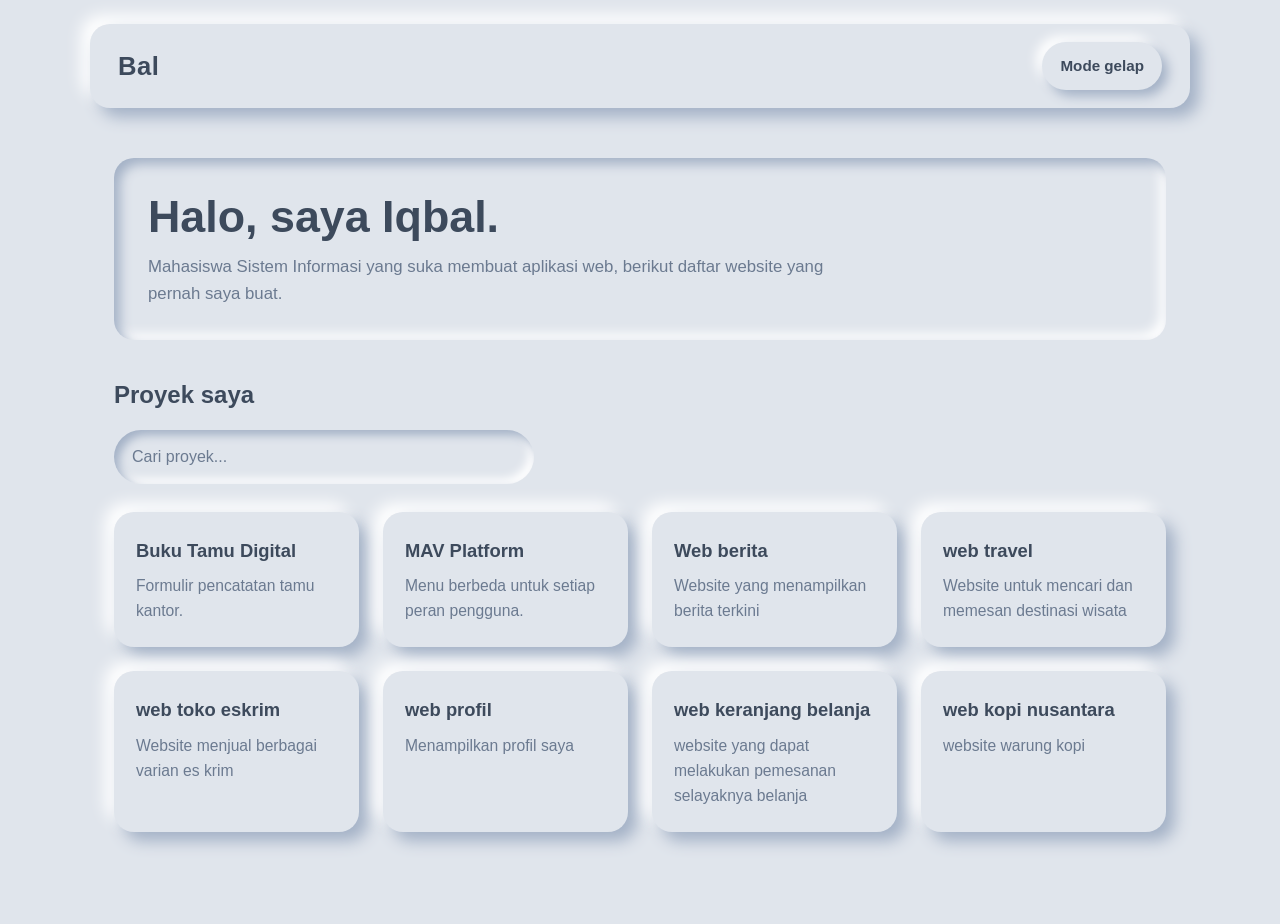
<file: index.html>
<!DOCTYPE html>
<html lang="id">

<head>
    <meta charset="UTF-8">
    <meta name="viewport" content="width=device-width, initial-scale=1">
    <title>Portofolio Iqbal</title>
    <!-- Menghubungkan file CSS -->
    <link rel="stylesheet" href="style.css">
</head>

<body>
    <!-- ===== Bagian atas ===== -->
    <header class="header">
        <h2 class="logo">Bal</h2>
        <button id="tombol-tema">Mode gelap</button>
    </header>
    <main class="isi">
        <!-- ===== Perkenalan ===== -->
        <section class="perkenalan">
            <h1>Halo, saya Iqbal.</h1>
            <p>Mahasiswa Sistem Informasi yang suka membuat aplikasi web, berikut daftar website yang pernah saya buat.</p>
        </section>
        <!-- ===== Daftar proyek ===== -->
        <h2>Proyek saya</h2>
        <!-- Kotak pencarian (dipakai oleh script.js) -->
        <input type="text" id="cari" placeholder="Cari proyek...">
        <section class="daftar-proyek">
            <!-- Satu kartu = satu proyek.
href mengarah ke index.html di dalam folder proyek tersebut. -->
            <a class="kartu" href="buku-tamu-digital/index.html">
                <h3>Buku Tamu Digital</h3>
                <p>Formulir pencatatan tamu kantor.</p>
            </a>
            <a class="kartu" href="mav-platform/index.html">
                <h3>MAV Platform</h3>
                <p>Menu berbeda untuk setiap peran pengguna.</p>
            </a>

            <a class="kartu" href="web-berita/index.html">
                <h3>Web berita</h3>
                <p>Website yang menampilkan berita terkini </p>
            </a>

            <a class="kartu" href="web-travel/index.html">
                <h3>web travel</h3>
                <p>Website untuk mencari dan memesan destinasi wisata</p>
            </a>

            <a class="kartu" href="web-eskrim/index.html">
                <h3>web toko eskrim</h3>
                <p>Website menjual berbagai varian es krim</p>
            </a>

            <a class="kartu" href="web-portofolio/indexx.html">
                <h3>web profil</h3>
                <p>Menampilkan profil saya</p>
            </a>

            <a class="kartu" href="web-kernjang belanja/index.html">
                <h3>web keranjang belanja</h3>
                <p>website yang dapat melakukan pemesanan selayaknya belanja</p>
            </a>

            <a class="kartu" href="web-kopi/index.html">
                <h3>web kopi nusantara</h3>
                <p>website warung kopi</p>
            </a>
            <!-- Mau menambah proyek? Salin satu blok <a class="kartu"> di atas,
lalu ubah href, judul, dan deskripsinya. -->
        </section>
        <p id="pesan-kosong" class="pesan-kosong">Proyek tidak ditemukan.</p>
    </main>
    <!-- Menghubungkan file JavaScript (letakkan paling bawah) -->
    <script src="script.js"></script>
</body>

</html>
</file>
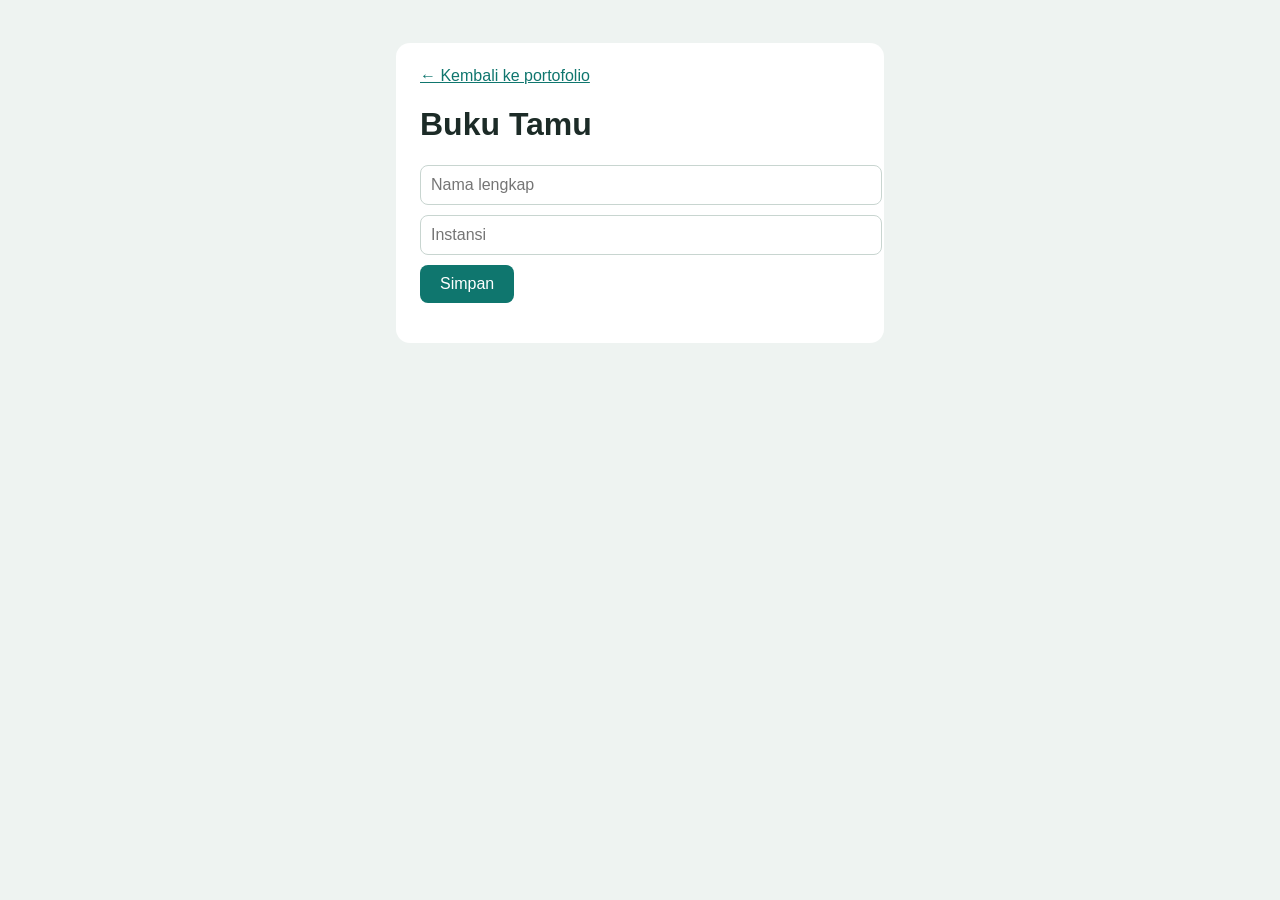
<file: buku-tamu-digital/index.html>
<!DOCTYPE html>
<html lang="id">

<head>
    <meta charset="UTF-8">
    ￼
    <meta name="viewport" content="width=device-width, initial-scale=1">
    <title>Buku Tamu Digital</title>
    <link rel="stylesheet" href="style.css">
</head>

<body>
    <div class="kotak">
        <!-- ../ artinya "naik satu folder", lalu buka index.html utama -->
        <a href="../porto.html">&larr; Kembali ke portofolio</a>
        <h1>Buku Tamu</h1>
        <input id="nama" placeholder="Nama lengkap">
        <input id="instansi" placeholder="Instansi">
        <button id="simpan">Simpan</button>
        <ul id="daftar"></ul>
    </div>
    <script src="script.js"></script>
</body>

</html>
</file>
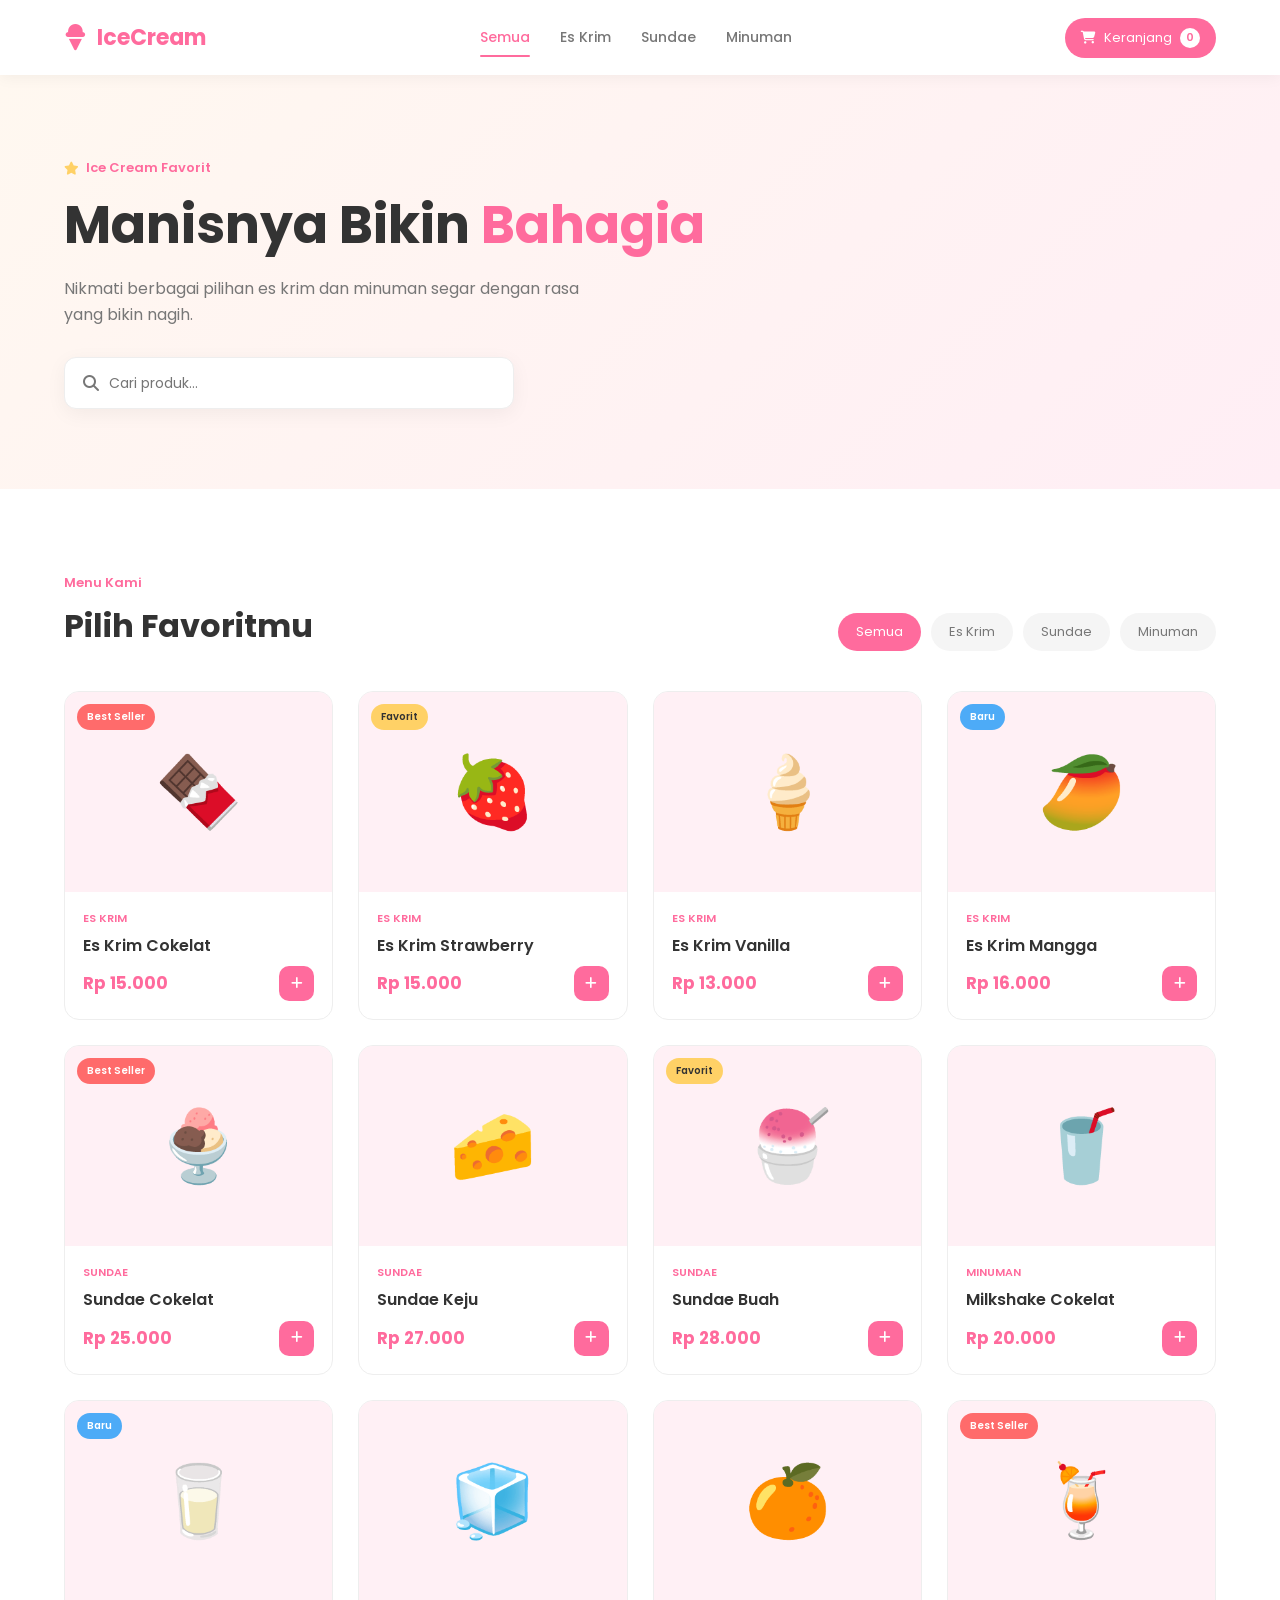
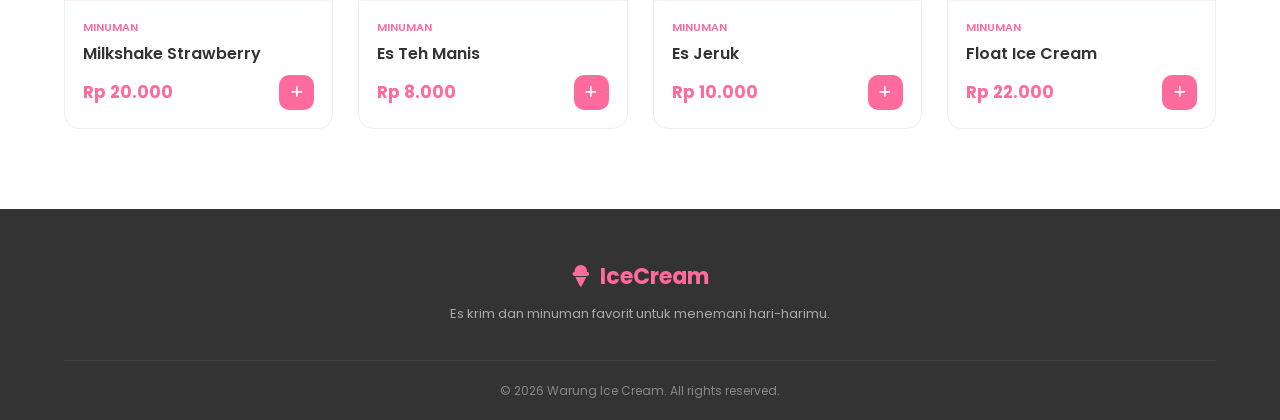
<file: web-eskrim/index.html>
<!DOCTYPE html>
<html lang="id">
<head>
    <meta charset="UTF-8">
    <meta name="viewport" content="width=device-width, initial-scale=1.0">

    <title>Warung Ice Cream</title>
    <script src="https://code.jquery.com/jquery-3.7.1.min.js"></script>
    <link
        rel="stylesheet"
        href="https://cdnjs.cloudflare.com/ajax/libs/font-awesome/6.4.0/css/all.min.css"
    >
    <link
        href="https://fonts.googleapis.com/css2?family=Poppins:wght@400;500;600;700&display=swap"
        rel="stylesheet"
    >
    <link rel="stylesheet" href="style.css">
</head>

<body>
    <nav class="navbar">
        <div class="container navbar-content">

            <div class="logo">
                <i class="fas fa-ice-cream"></i>
                <span>IceCream</span>
            </div>

            <div class="nav-menu">
                <a href="#" class="nav-link active" data-filter="all">
                    Semua
                </a>

                <a href="#" class="nav-link" data-filter="es-krim">
                    Es Krim
                </a>

                <a href="#" class="nav-link" data-filter="sundae">
                    Sundae
                </a>

                <a href="#" class="nav-link" data-filter="minuman">
                    Minuman
                </a>
            </div>

            <button class="cart-btn" id="openCart">
                <i class="fas fa-shopping-cart"></i>
                <span>Keranjang</span>
                <span class="cart-count">0</span>
            </button>

            <button class="hamburger" id="hamburger">
                <i class="fas fa-bars"></i>
            </button>

        </div>
    </nav>

    <section class="hero">
        <div class="container hero-content">

            <div class="hero-text">
                <span class="hero-label">
                    <i class="fas fa-star"></i>
                    Ice Cream Favorit
                </span>

                <h1>
                    Manisnya Bikin
                    <span>Bahagia</span>
                </h1>

                <p>
                    Nikmati berbagai pilihan es krim dan minuman
                    segar dengan rasa yang bikin nagih.
                </p>

                <div class="search-box">
                    <i class="fas fa-search"></i>

                    <input
                        type="text"
                        id="searchProduk"
                        placeholder="Cari produk..."
                    >
                </div>
            </div>

        </div>
    </section>

    <section class="produk-section">
        <div class="container">

            <div class="section-header">
                <div>
                    <span class="section-label">Menu Kami</span>
                    <h2>Pilih Favoritmu</h2>
                </div>

                <div class="filter-buttons">
                    <button
                        class="filter-btn active"
                        data-cat="all"
                    >
                        Semua
                    </button>

                    <button
                        class="filter-btn"
                        data-cat="es-krim"
                    >
                        Es Krim
                    </button>

                    <button
                        class="filter-btn"
                        data-cat="sundae"
                    >
                        Sundae
                    </button>

                    <button
                        class="filter-btn"
                        data-cat="minuman"
                    >
                        Minuman
                    </button>
                </div>
            </div>

            <div id="produkGrid" class="produk-grid">
            </div>

        </div>
    </section>

    <div class="cart-overlay" id="cartOverlay"></div>

    <aside class="cart-sidebar" id="cartSidebar">

        <div class="cart-header">
            <div>
                <h3>Keranjang</h3>
                <span>Pesanan kamu</span>
            </div>

            <button id="closeCart" class="close-cart">
                <i class="fas fa-times"></i>
            </button>
        </div>

        <div id="cartItems" class="cart-items">
        </div>

        <div class="cart-footer">

            <div class="cart-total">
                <span>Total</span>
                <strong id="cartTotal">
                    Rp 0
                </strong>
            </div>

            <button id="checkoutBtn" class="checkout-btn">
                <span>Checkout</span>
                <i class="fas fa-arrow-right"></i>
            </button>

        </div>

    </aside>

    <div class="toast" id="toast">
        <i class="fas fa-check-circle"></i>
        <span id="toastMessage"></span>
    </div>

    <footer class="footer">
        <div class="container">

            <div class="footer-content">

                <div class="footer-logo">
                    <i class="fas fa-ice-cream"></i>
                    <span>IceCream</span>
                </div>

                <p>
                    Es krim dan minuman favorit untuk
                    menemani hari-harimu.
                </p>

            </div>

            <div class="footer-bottom">
                <p>
                    &copy; 2026 Warung Ice Cream.
                    All rights reserved.
                </p>
            </div>

        </div>
    </footer>

    <script src="script.js"></script>

</body>
</html>
</file>
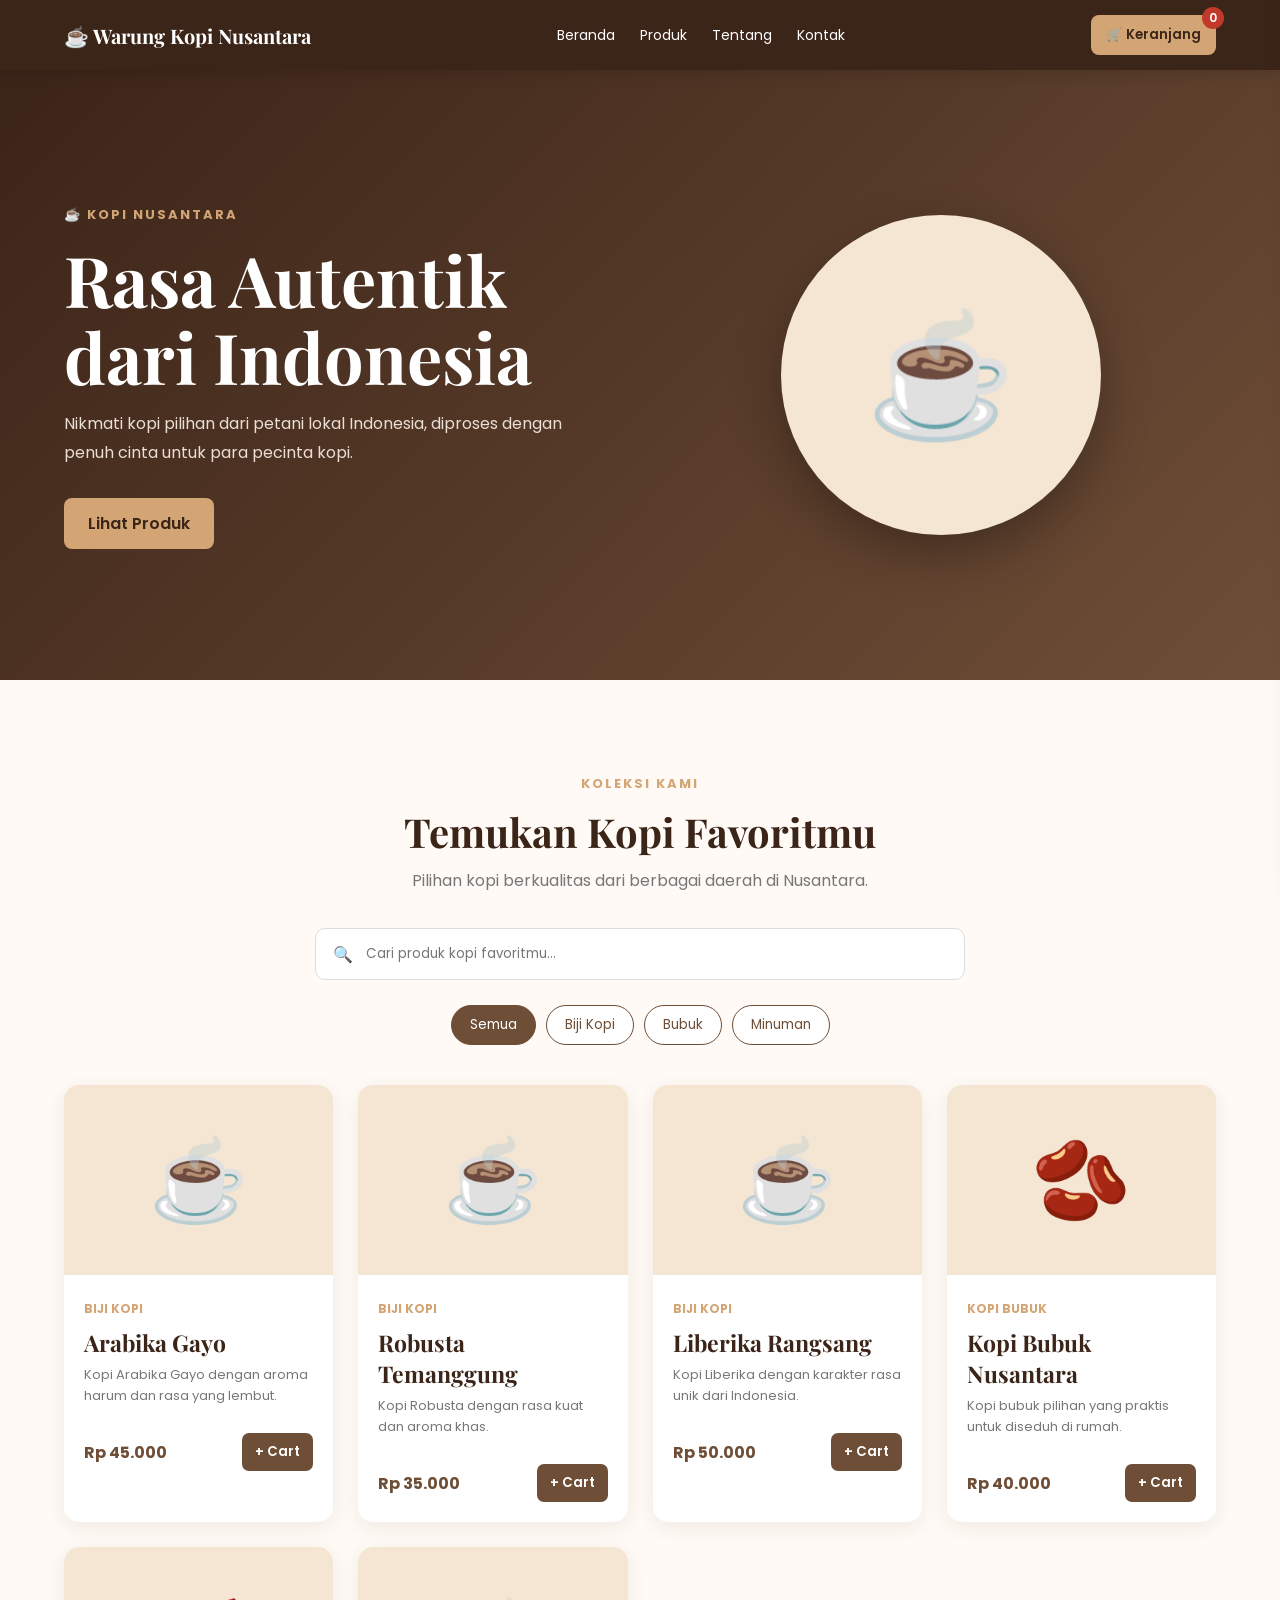
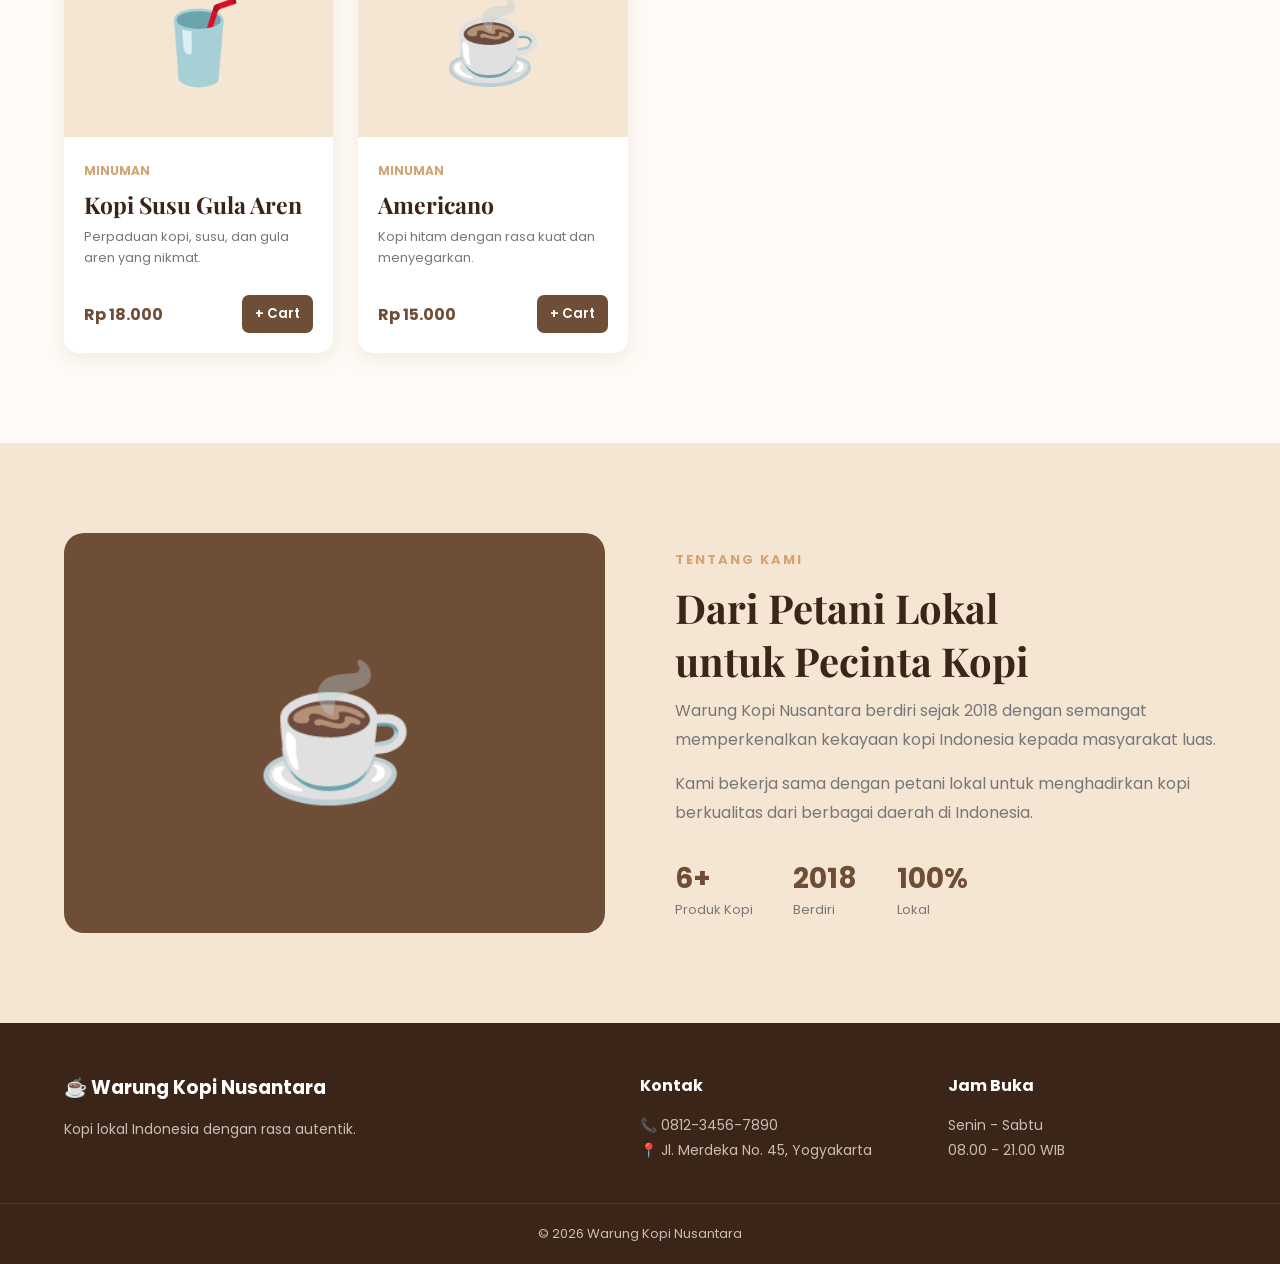
<file: web-kopi/index.html>
<!DOCTYPE html>
<html lang="id">
<head>
    <meta charset="UTF-8">
    <meta name="viewport" content="width=device-width, initial-scale=1.0">

    <title>Warung Kopi Nusantara</title>

    <!-- Google Fonts -->
    <link rel="preconnect" href="https://fonts.googleapis.com">
    <link rel="preconnect" href="https://fonts.gstatic.com" crossorigin>
    <link href="https://fonts.googleapis.com/css2?family=Playfair+Display:wght@600;700&family=Poppins:wght@400;500;600;700&display=swap" rel="stylesheet">

    <!-- CSS -->
    <link rel="stylesheet" href="style.css">

    <!-- jQuery -->
    <script src="https://code.jquery.com/jquery-3.7.1.min.js"></script>
</head>

<body>

    <!-- ================= NAVBAR ================= -->
    <header class="navbar">
        <div class="container nav-container">

            <a href="#" class="logo">
                ☕ Warung Kopi Nusantara
            </a>

            <nav class="nav-menu">
                <a href="#beranda">Beranda</a>
                <a href="#produk">Produk</a>
                <a href="#tentang">Tentang</a>
                <a href="#kontak">Kontak</a>
            </nav>

            <button id="cartBtn" class="cart-btn">
                🛒 Keranjang
                <span id="cartBadge" class="cart-badge">0</span>
            </button>

        </div>
    </header>


    <!-- ================= HERO ================= -->
    <section id="beranda" class="hero">
        <div class="container hero-content">

            <div class="hero-text">
                <span class="hero-label">☕ KOPI NUSANTARA</span>

                <h1>
                    Rasa Autentik<br>
                    dari Indonesia
                </h1>

                <p>
                    Nikmati kopi pilihan dari petani lokal Indonesia,
                    diproses dengan penuh cinta untuk para pecinta kopi.
                </p>

                <a href="#produk" class="btn btn-primary">
                    Lihat Produk
                </a>
            </div>

            <div class="hero-image">
                ☕
            </div>

        </div>
    </section>


    <!-- ================= PRODUK ================= -->
    <section id="produk" class="product-section">
        <div class="container">

            <div class="section-header">
                <span class="section-label">KOLEKSI KAMI</span>

                <h2>
                    Temukan Kopi Favoritmu
                </h2>

                <p>
                    Pilihan kopi berkualitas dari berbagai daerah di Nusantara.
                </p>
            </div>


            <!-- SEARCH -->
            <div class="search-container">
                <span class="search-icon">🔍</span>

                <input
                    type="text"
                    id="inputCari"
                    placeholder="Cari produk kopi favoritmu..."
                >
            </div>


            <!-- FILTER -->
            <div class="filter-container">

                <button
                    class="filter-btn active"
                    data-category="semua">
                    Semua
                </button>

                <button
                    class="filter-btn"
                    data-category="biji">
                    Biji Kopi
                </button>

                <button
                    class="filter-btn"
                    data-category="bubuk">
                    Bubuk
                </button>

                <button
                    class="filter-btn"
                    data-category="minuman">
                    Minuman
                </button>

            </div>


            <!-- PRODUCT GRID -->
            <div id="produkGrid" class="product-grid">
                <!-- Produk dirender menggunakan JavaScript -->
            </div>

        </div>
    </section>


    <!-- ================= ABOUT ================= -->
    <section id="tentang" class="about-section">

        <div class="container about-container">

            <div class="about-image">
                ☕
            </div>

            <div class="about-text">

                <span class="section-label">
                    TENTANG KAMI
                </span>

                <h2>
                    Dari Petani Lokal<br>
                    untuk Pecinta Kopi
                </h2>

                <p>
                    Warung Kopi Nusantara berdiri sejak 2018 dengan
                    semangat memperkenalkan kekayaan kopi Indonesia
                    kepada masyarakat luas.
                </p>

                <p>
                    Kami bekerja sama dengan petani lokal untuk
                    menghadirkan kopi berkualitas dari berbagai
                    daerah di Indonesia.
                </p>

                <div class="about-stats">
                    <div>
                        <strong>6+</strong>
                        <span>Produk Kopi</span>
                    </div>

                    <div>
                        <strong>2018</strong>
                        <span>Berdiri</span>
                    </div>

                    <div>
                        <strong>100%</strong>
                        <span>Lokal</span>
                    </div>
                </div>

            </div>

        </div>

    </section>


    <!-- ================= FOOTER ================= -->
    <footer id="kontak" class="footer">

        <div class="container footer-container">

            <div>
                <h3>☕ Warung Kopi Nusantara</h3>

                <p>
                    Kopi lokal Indonesia dengan rasa autentik.
                </p>
            </div>

            <div>
                <h4>Kontak</h4>

                <p>📞 0812-3456-7890</p>
                <p>📍 Jl. Merdeka No. 45, Yogyakarta</p>
            </div>

            <div>
                <h4>Jam Buka</h4>

                <p>Senin - Sabtu</p>
                <p>08.00 - 21.00 WIB</p>
            </div>

        </div>

        <div class="footer-bottom">
            © 2026 Warung Kopi Nusantara
        </div>

    </footer>


    <!-- ================= CART SIDEBAR ================= -->

    <div id="cartOverlay" class="cart-overlay"></div>

    <aside id="cartSidebar" class="cart-sidebar">

        <div class="cart-header">

            <h2>🛒 Keranjang</h2>

            <button id="closeCart" class="close-btn">
                ×
            </button>

        </div>


        <div id="cartItems" class="cart-items">

            <div class="empty-cart">
                <div>🛒</div>
                <p>Keranjang masih kosong.</p>
            </div>

        </div>


        <div class="cart-footer">

            <div class="cart-total">
                <span>Total</span>
                <strong id="cartTotal">
                    Rp 0
                </strong>
            </div>

            <button
                id="checkoutBtn"
                class="btn btn-primary checkout-btn">
                Checkout Sekarang
            </button>

        </div>

    </aside>


    <!-- ================= CHECKOUT MODAL ================= -->

    <div id="checkoutModal" class="modal">

        <div class="modal-content">

            <div class="modal-header">

                <h2>Data Pemesan</h2>

                <button
                    id="closeModal"
                    class="close-btn">
                    ×
                </button>

            </div>


            <form id="checkoutForm">

                <!-- Nama -->
                <div class="form-group">

                    <label for="inputNama">
                        Nama Lengkap
                    </label>

                    <input
                        type="text"
                        id="inputNama"
                        placeholder="Masukkan nama lengkap">

                    <small
                        id="namaError"
                        class="error-message">
                    </small>

                </div>


                <!-- WhatsApp -->
                <div class="form-group">

                    <label for="inputWhatsapp">
                        No. WhatsApp
                    </label>

                    <input
                        type="text"
                        id="inputWhatsapp"
                        placeholder="Contoh: 081234567890">

                    <small
                        id="whatsappError"
                        class="error-message">
                    </small>

                </div>


                <!-- Alamat -->
                <div class="form-group">

                    <label for="inputAlamat">
                        Alamat Pengiriman
                    </label>

                    <textarea
                        id="inputAlamat"
                        rows="3"
                        placeholder="Masukkan alamat pengiriman">
                    </textarea>

                    <small
                        id="alamatError"
                        class="error-message">
                    </small>

                </div>


                <!-- Metode -->
                <div class="form-group">

                    <label>
                        Metode Pengambilan
                    </label>

                    <div class="radio-group">

                        <label>
                            <input
                                type="radio"
                                name="metode"
                                value="Ambil di Warung"
                                checked>
                            Ambil di Warung
                        </label>

                        <label>
                            <input
                                type="radio"
                                name="metode"
                                value="Diantar">
                            Diantar
                        </label>

                    </div>

                </div>


                <!-- Catatan -->
                <div class="form-group">

                    <label for="inputCatatan">
                        Catatan
                    </label>

                    <textarea
                        id="inputCatatan"
                        rows="3"
                        placeholder="Catatan tambahan (opsional)">
                    </textarea>

                </div>


                <button
                    type="submit"
                    class="btn btn-primary submit-btn">
                    Konfirmasi Pesanan
                </button>

            </form>

        </div>

    </div>


    <!-- ================= SUCCESS MODAL ================= -->

    <div id="successModal" class="modal">

        <div class="success-content">

            <div class="success-icon">
                ✓
            </div>

            <h2>Pesanan Berhasil!</h2>

            <p>
                Terima kasih telah melakukan pemesanan
                di Warung Kopi Nusantara.
            </p>

            <button
                id="closeSuccess"
                class="btn btn-primary">
                Selesai
            </button>

        </div>

    </div>

    <div id="toast" class="toast">
        Produk berhasil ditambahkan ke keranjang!
    </div>
    
    <script src="script.js"></script>

</body>
</html>
</file>
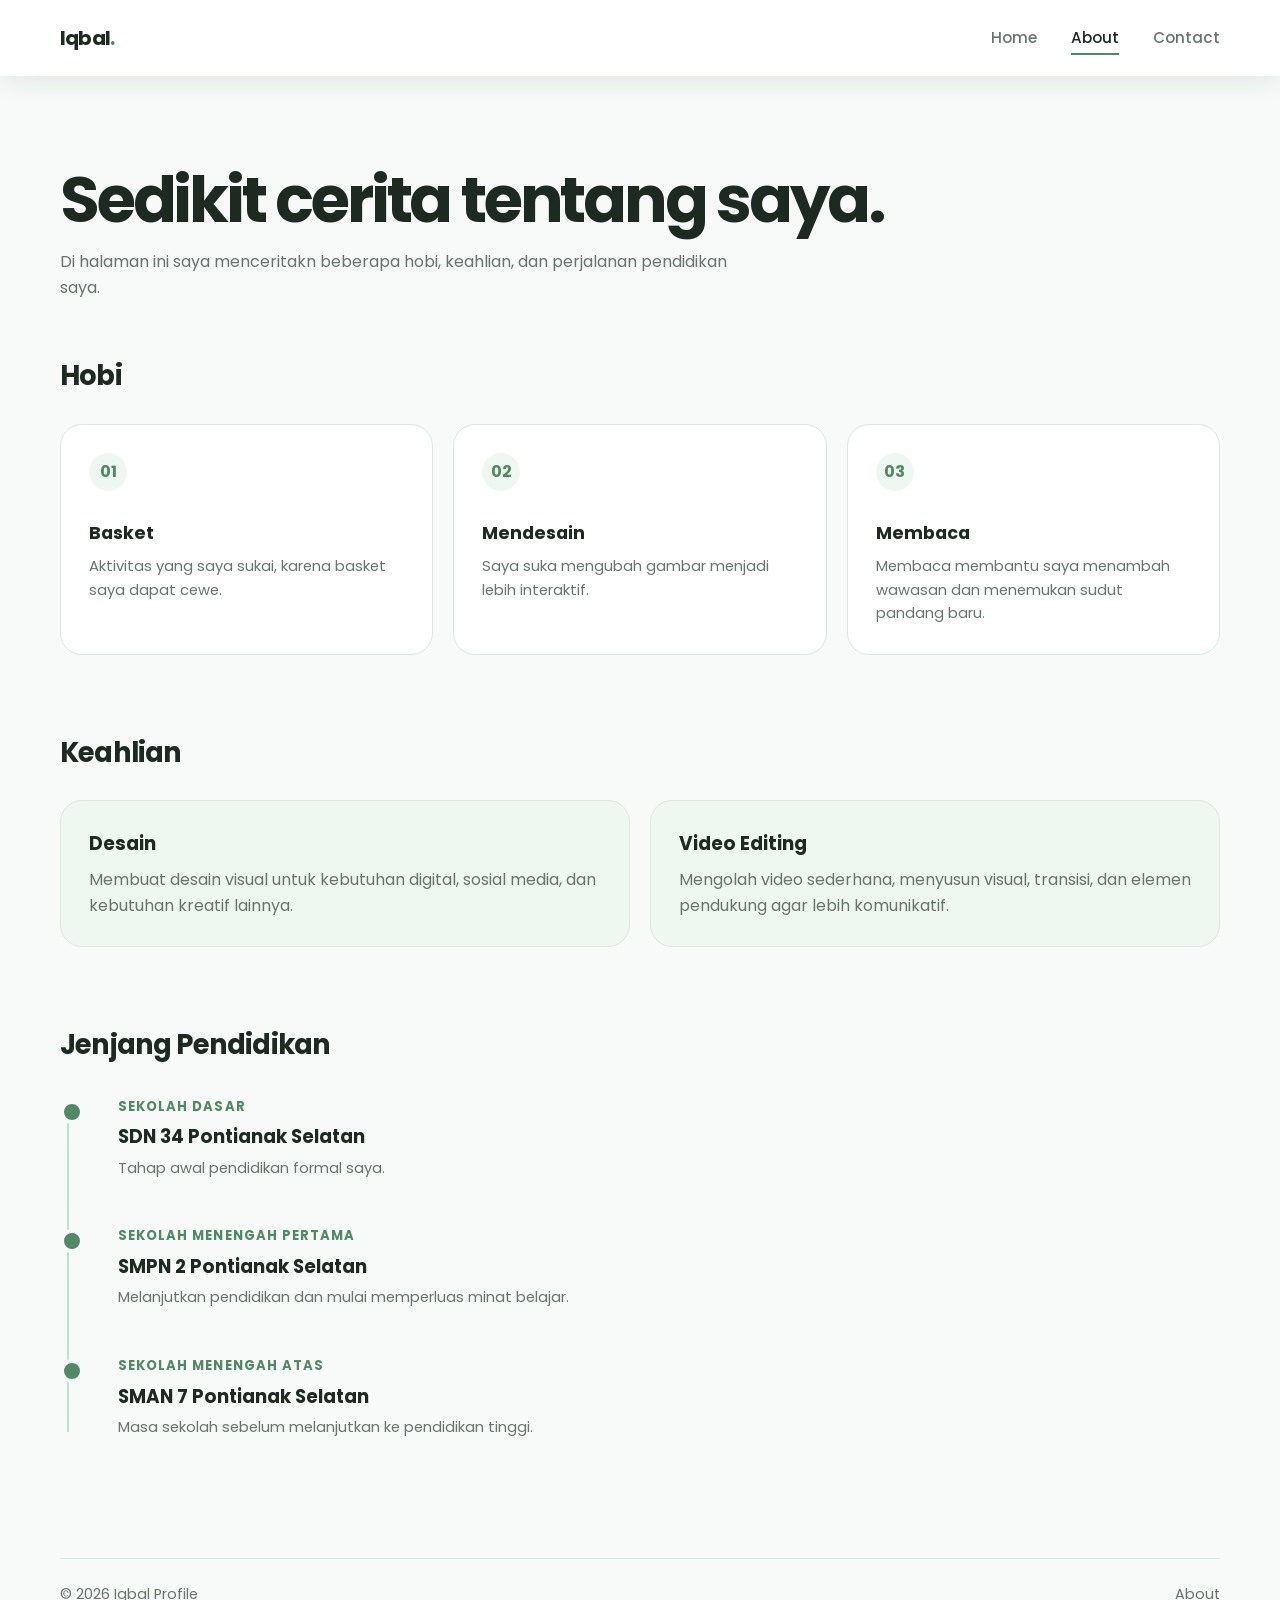
<file: web-portofolio/about.html>
<!DOCTYPE html>
<html lang="id">
<head>
  <meta charset="UTF-8">
  <meta name="viewport" content="width=device-width, initial-scale=1.0">
  <title>Iqbal Profile | About</title>
  <link rel="stylesheet" href="style.css">
</head>
<body>

  <nav class="navbar">
    <div class="container nav-inner">
      <a href="index.html" class="logo">Iqbal<span>.</span></a>

      <ul class="nav-links">
        <li><a href="index.html">Home</a></li>
        <li><a class="active" href="about.html">About</a></li>
        <li><a href="contact.html">Contact</a></li>
      </ul>
    </div>
  </nav>

  <header class="page-hero">
    <div class="container">
      <h1>Sedikit cerita tentang saya.</h1>
      <p>
        Di halaman ini saya menceritakn beberapa hobi, keahlian,
        dan perjalanan pendidikan saya.
      </p>
    </div>
  </header>

  <main class="about-section">
    <div class="container">

      <section class="section-block">
        <h2 class="section-title">Hobi</h2>

        <div class="card-grid">
          <article class="simple-card">
            <span class="card-number">01</span>
            <h3>Basket</h3>
            <p>Aktivitas yang saya sukai, karena basket saya dapat cewe.</p>
          </article>

          <article class="simple-card">
            <span class="card-number">02</span>
            <h3>Mendesain</h3>
            <p>Saya suka mengubah gambar menjadi lebih interaktif.</p>
          </article>

          <article class="simple-card">
            <span class="card-number">03</span>
            <h3>Membaca</h3>
            <p>Membaca membantu saya menambah wawasan dan menemukan sudut pandang baru.</p>
          </article>
        </div>
      </section>

      <section class="section-block">
        <h2 class="section-title">Keahlian</h2>

        <div class="skills-grid">
          <article class="skill-card">
            <h3>Desain</h3>
            <p>Membuat desain visual untuk kebutuhan digital, sosial media, dan kebutuhan kreatif lainnya.</p>
          </article>

          <article class="skill-card">
            <h3>Video Editing</h3>
            <p>Mengolah video sederhana, menyusun visual, transisi, dan elemen pendukung agar lebih komunikatif.</p>
          </article>
        </div>
      </section>

      <section class="section-block">
        <h2 class="section-title">Jenjang Pendidikan</h2>

        <div class="timeline">
          <article class="timeline-item">
            <span class="level">Sekolah Dasar</span>
            <h3>SDN 34 Pontianak Selatan</h3>
            <p>Tahap awal pendidikan formal saya.</p>
          </article>

          <article class="timeline-item">
            <span class="level">Sekolah Menengah Pertama</span>
            <h3>SMPN 2 Pontianak Selatan</h3>
            <p>Melanjutkan pendidikan dan mulai memperluas minat belajar.</p>
          </article>

          <article class="timeline-item">
            <span class="level">Sekolah Menengah Atas</span>
            <h3>SMAN 7 Pontianak Selatan</h3>
            <p>Masa sekolah sebelum melanjutkan ke pendidikan tinggi.</p>
          </article>
        </div>
      </section>

    </div>
  </main>

  <footer class="footer">
    <div class="container footer-inner">
      <span>© 2026 Iqbal Profile</span>
      <span>About</span>
    </div>
  </footer>

  <script src="script.js"></script>
</body>
</html>
</file>
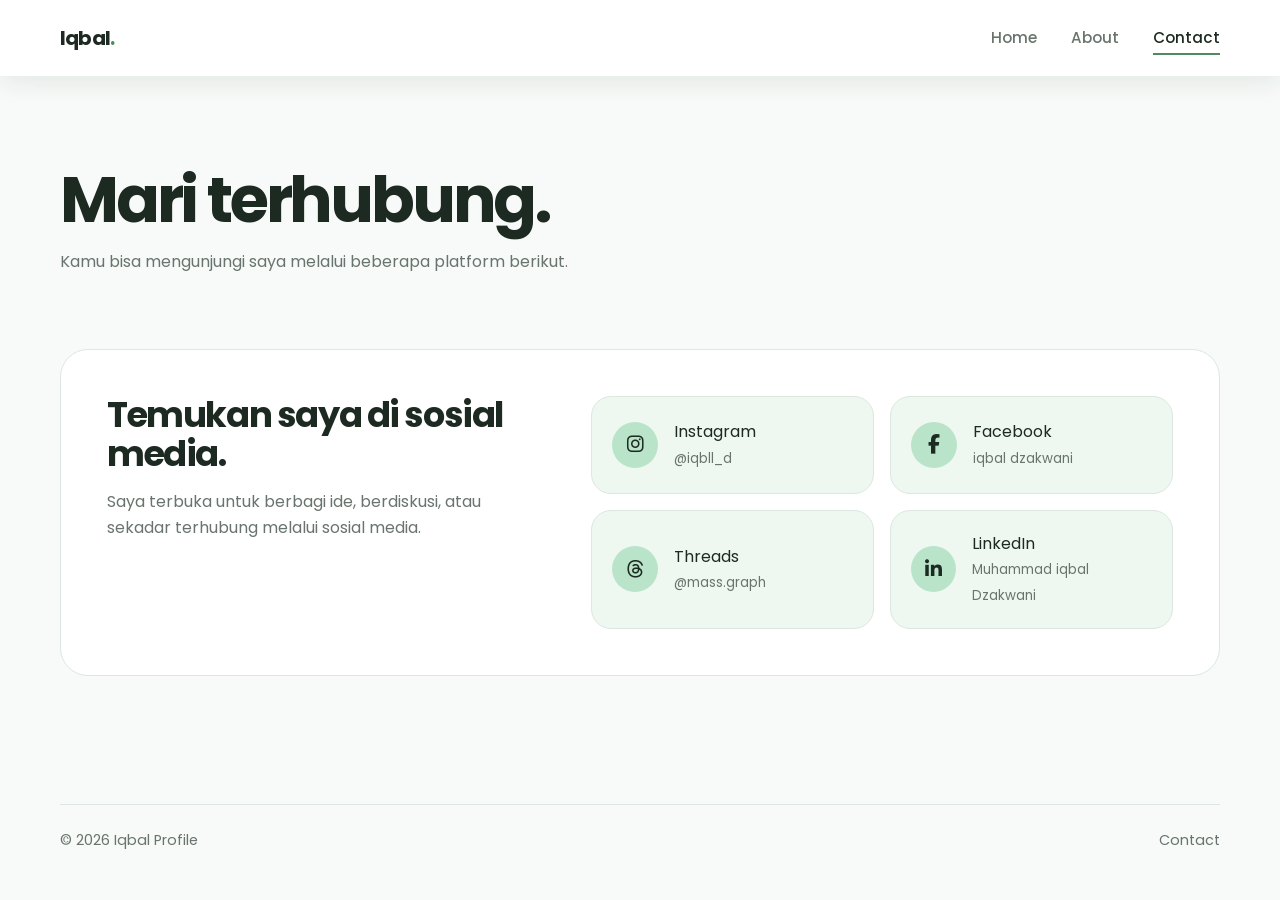
<file: web-portofolio/contact.html>
<!DOCTYPE html>
<html lang="id">
<head>
  <meta charset="UTF-8">
  <meta name="viewport" content="width=device-width, initial-scale=1.0">
  <title>Iqbal Profile | Contact</title>
  <link rel="stylesheet" href="style.css">
  <link rel="stylesheet" href="https://cdnjs.cloudflare.com/ajax/libs/font-awesome/6.5.2/css/all.min.css">
</head>
<body>

  <nav class="navbar">
    <div class="container nav-inner">
      <a href="index.html" class="logo">Iqbal<span>.</span></a>

      <ul class="nav-links">
        <li><a href="index.html">Home</a></li>
        <li><a href="about.html">About</a></li>
        <li><a class="active" href="contact.html">Contact</a></li>
      </ul>
    </div>
  </nav>

  <header class="page-hero">
    <div class="container">
      <h1>Mari terhubung.</h1>
      <p>
        Kamu bisa mengunjungi saya melalui beberapa platform berikut.
      </p>
    </div>
  </header>

  <main class="contact-wrap">
    <div class="container">
      <section class="contact-panel">

        <div class="contact-copy">
          <h2>Temukan saya di sosial media.</h2>
          <p>
            Saya terbuka untuk berbagi ide, berdiskusi, atau sekadar terhubung melalui sosial media.
          </p>
        </div>

        <div class="social-grid">

          <a class="social-card" href="https://www.instagram.com/iqbll_d/" target="_blank">
            <div class="social-icon">
              <i class="fa-brands fa-instagram"></i>
            </div>
            <div>
              <span>Instagram</span>
              <small>@iqbll_d</small>
            </div>
          </a>

          <a class="social-card" href="https://www.facebook.com/profile.php?id=61576004513506" target="_blank">
            <div class="social-icon">
              <i class="fa-brands fa-facebook-f"></i>
            </div>
            <div>
              <span>Facebook</span>
              <small>iqbal dzakwani</small>
            </div>
          </a>

          <a class="social-card" href="https://www.threads.com/@mass.graph" target="_blank">
            <div class="social-icon">
              <i class="fa-brands fa-threads"></i>
            </div>
            <div>
              <span>Threads</span>
              <small>@mass.graph</small>
            </div>
          </a>

          <a class="social-card" href="https://www.linkedin.com/feed/" target="_blank">
            <div class="social-icon">
              <i class="fa-brands fa-linkedin-in"></i>
            </div>
            <div>
              <span>LinkedIn</span>
              <small>Muhammad iqbal Dzakwani</small>
            </div>
          </a>
        </div>

      </section>
    </div>
  </main>

  <footer class="footer">
    <div class="container footer-inner">
      <span>© 2026 Iqbal Profile</span>
      <span>Contact</span>
    </div>
  </footer>

  <script src="script.js"></script>
</body>
</html>
</file>
<file: style.css>
:root {
  --bg: #e0e5ec;
  --surface: #e0e5ec;
  --text: #3d4a5c;
  --muted: #6b7a90;
  --accent: #6c63ff;
  --shadow-dark: #a3b1c6;
  --shadow-light: #ffffff;
  --radius: 20px;
  --radius-sm: 14px;
}

body.dark {
  --bg: #2b2f36;
  --surface: #2b2f36;
  --text: #e6ebf2;
  --muted: #a7b1c2;
  --accent: #8b84ff;
  --shadow-dark: #1f2228;
  --shadow-light: #373c45;
}

* {
  box-sizing: border-box;
}

html, body {
  margin: 0;
  padding: 0;
}

body {
  font-family: "Segoe UI", Tahoma, Geneva, Verdana, sans-serif;
  background: var(--bg);
  color: var(--text);
  line-height: 1.6;
  min-height: 100vh;
  transition: background 0.3s ease, color 0.3s ease;
}

a {
  color: inherit;
  text-decoration: none;
}

/* ===== Header ===== */
.header {
  max-width: 1100px;
  margin: 24px auto 0;
  padding: 18px 28px;
  display: flex;
  align-items: center;
  justify-content: space-between;
  background: var(--surface);
  border-radius: var(--radius);
  box-shadow: 9px 9px 16px var(--shadow-dark), -9px -9px 16px var(--shadow-light);
}

.logo {
  margin: 0;
  font-size: 1.6rem;
  font-weight: 700;
  letter-spacing: 0.5px;
  color: var(--text);
}

#tombol-tema {
  font: inherit;
  font-size: 0.95rem;
  font-weight: 600;
  color: var(--text);
  background: var(--surface);
  border: none;
  padding: 12px 18px;
  border-radius: 999px;
  cursor: pointer;
  box-shadow: 6px 6px 12px var(--shadow-dark), -6px -6px 12px var(--shadow-light);
  transition: box-shadow 0.2s ease, color 0.2s ease, transform 0.1s ease;
}

#tombol-tema:hover {
  color: var(--accent);
}

#tombol-tema:active {
  box-shadow: inset 4px 4px 8px var(--shadow-dark), inset -4px -4px 8px var(--shadow-light);
  transform: translateY(1px);
}

#tombol-tema:focus-visible {
  outline: 2px solid var(--accent);
  outline-offset: 3px;
}

/* ===== Main content ===== */
.isi {
  max-width: 1100px;
  margin: 0 auto;
  padding: 40px 24px 64px;
}

.perkenalan {
  margin: 10px 0 36px;
  padding: 32px 34px;
  background: var(--surface);
  border-radius: var(--radius);
  box-shadow: inset 6px 6px 12px var(--shadow-dark), inset -6px -6px 12px var(--shadow-light);
}

.perkenalan h1 {
  margin: 0 0 10px;
  font-size: clamp(1.9rem, 4vw, 2.8rem);
  line-height: 1.2;
  color: var(--text);
}

.perkenalan p {
  margin: 0;
  font-size: 1.05rem;
  color: var(--muted);
  max-width: 720px;
}

.isi > h2 {
  margin: 0 0 16px;
  font-size: 1.5rem;
  color: var(--text);
}

/* ===== Search ===== */
#cari {
  width: 100%;
  max-width: 420px;
  padding: 14px 18px;
  margin-bottom: 28px;
  font: inherit;
  font-size: 1rem;
  color: var(--text);
  background: var(--surface);
  border: none;
  border-radius: 999px;
  box-shadow: inset 5px 5px 10px var(--shadow-dark), inset -5px -5px 10px var(--shadow-light);
  transition: box-shadow 0.2s ease;
}

#cari::placeholder {
  color: var(--muted);
}

#cari:focus {
  outline: none;
  box-shadow: inset 3px 3px 6px var(--shadow-dark), inset -3px -3px 6px var(--shadow-light),
    0 0 0 3px rgba(108, 99, 255, 0.18);
}

/* ===== Project cards ===== */
.daftar-proyek {
  display: grid;
  grid-template-columns: repeat(auto-fit, minmax(240px, 1fr));
  gap: 24px;
}

.kartu {
  display: block;
  padding: 24px 22px;
  background: var(--surface);
  border-radius: var(--radius);
  box-shadow: 9px 9px 16px var(--shadow-dark), -9px -9px 16px var(--shadow-light);
  transition: transform 0.2s ease, box-shadow 0.2s ease;
}

.kartu:hover {
  transform: translateY(-4px);
  box-shadow: 12px 12px 20px var(--shadow-dark), -12px -12px 20px var(--shadow-light);
}

.kartu:active {
  transform: translateY(0);
  box-shadow: inset 6px 6px 12px var(--shadow-dark), inset -6px -6px 12px var(--shadow-light);
}

.kartu h3 {
  margin: 0 0 8px;
  font-size: 1.15rem;
  color: var(--text);
}

.kartu p {
  margin: 0;
  font-size: 0.98rem;
  color: var(--muted);
}

.kartu:focus-visible {
  outline: 2px solid var(--accent);
  outline-offset: 3px;
}

/* ===== Empty state ===== */
.pesan-kosong {
  display: none;
  margin-top: 24px;
  padding: 18px 20px;
  text-align: center;
  color: var(--muted);
  background: var(--surface);
  border-radius: var(--radius-sm);
  box-shadow: inset 4px 4px 8px var(--shadow-dark), inset -4px -4px 8px var(--shadow-light);
}

.pesan-kosong.tampil {
  display: block;
}

/* ===== Responsive ===== */
@media (max-width: 640px) {
  .header {
    margin: 16px 16px 0;
    padding: 16px 18px;
  }

  .isi {
    padding: 28px 16px 48px;
  }

  .perkenalan {
    padding: 24px 20px;
  }

  #cari {
    max-width: 100%;
  }
}
</file>
<file: buku-tamu-digital/style.css>
body {
  font-family: Arial, sans-serif;
  background: #eef3f1;
  margin: 0;
  padding: 24px;
  color: #1c2b27;
}
.kotak {
  max-width: 440px;
  margin: 0 auto;
  background: #fff;
  padding: 24px;
  border-radius: 14px;
}
a {
  color: #0f766e;
}
input {
  display: block;
  width: 100%;
  padding: 10px;
  margin: 10px 0;
  border: 1px solid #c8d5d0;
  border-radius: 8px;
  font-size: 1rem;
}
button {
  padding: 10px 20px;
  border: 0;
  border-radius: 8px;
  background: #0f766e;
  color: #fff;
  font-size: 1rem;
  cursor: pointer;
}
li {
  padding: 8px 0;
  border-bottom: 1px solid #e3ebe8;
}
</file>
<file: web-eskrim/style.css>
/* ================================
   RESET & GLOBAL
================================ */

* {
    margin: 0;
    padding: 0;
    box-sizing: border-box;
}

:root {
    --primary: #ff6b9d;
    --primary-dark: #e85587;
    --secondary: #ffd166;
    --cream: #fff8f0;
    --dark: #333333;
    --gray: #777777;
    --light-gray: #f5f5f5;
    --white: #ffffff;
    --border: #eeeeee;
    --success: #4caf50;
    --danger: #f44336;
}

html {
    scroll-behavior: smooth;
}

body {
    font-family: "Poppins", sans-serif;
    color: var(--dark);
    background: var(--cream);
    line-height: 1.6;
}

button,
input {
    font-family: inherit;
}

button {
    cursor: pointer;
    border: none;
}

a {
    text-decoration: none;
    color: inherit;
}

.container {
    width: 90%;
    max-width: 1200px;
    margin: 0 auto;
}


/* ================================
   NAVBAR
================================ */

.navbar {
    background: var(--white);
    position: sticky;
    top: 0;
    z-index: 1000;
    box-shadow: 0 2px 15px rgba(0, 0, 0, 0.05);
}

.navbar-content {
    height: 75px;
    display: flex;
    align-items: center;
    justify-content: space-between;
}

.logo {
    display: flex;
    align-items: center;
    gap: 10px;
    font-size: 22px;
    font-weight: 700;
    color: var(--primary);
}

.logo i {
    font-size: 26px;
}

.nav-menu {
    display: flex;
    align-items: center;
    gap: 30px;
}

.nav-link {
    color: var(--gray);
    font-size: 14px;
    font-weight: 500;
    position: relative;
    transition: 0.3s;
}

.nav-link:hover,
.nav-link.active {
    color: var(--primary);
}

.nav-link.active::after {
    content: "";
    position: absolute;
    width: 100%;
    height: 2px;
    background: var(--primary);
    bottom: -8px;
    left: 0;
    border-radius: 5px;
}

.cart-btn {
    display: flex;
    align-items: center;
    gap: 8px;
    background: var(--primary);
    color: var(--white);
    padding: 10px 16px;
    border-radius: 25px;
    font-size: 13px;
    transition: 0.3s;
}

.cart-btn:hover {
    background: var(--primary-dark);
    transform: translateY(-2px);
}

.cart-count {
    background: var(--white);
    color: var(--primary);
    min-width: 20px;
    height: 20px;
    display: flex;
    align-items: center;
    justify-content: center;
    border-radius: 50%;
    font-size: 11px;
    font-weight: 600;
}

.hamburger {
    display: none;
    background: transparent;
    color: var(--dark);
    font-size: 22px;
}


/* ================================
   HERO
================================ */

.hero {
    padding: 80px 0;
    background: linear-gradient(
        135deg,
        #fff8f0 0%,
        #ffeef5 100%
    );
}

.hero-content {
    display: flex;
    align-items: center;
}

.hero-text {
    max-width: 650px;
}

.hero-label {
    display: inline-flex;
    align-items: center;
    gap: 7px;
    color: var(--primary);
    font-size: 13px;
    font-weight: 600;
    margin-bottom: 15px;
}

.hero-label i {
    color: var(--secondary);
}

.hero h1 {
    font-size: 52px;
    line-height: 1.2;
    margin-bottom: 20px;
}

.hero h1 span {
    color: var(--primary);
}

.hero p {
    color: var(--gray);
    max-width: 550px;
    margin-bottom: 30px;
}

.search-box {
    width: 100%;
    max-width: 450px;
    height: 52px;
    background: var(--white);
    border: 1px solid var(--border);
    border-radius: 12px;
    display: flex;
    align-items: center;
    padding: 0 18px;
    gap: 10px;
    box-shadow: 0 5px 20px rgba(0, 0, 0, 0.05);
}

.search-box i {
    color: var(--gray);
}

.search-box input {
    border: none;
    outline: none;
    width: 100%;
    font-size: 14px;
}


/* ================================
   PRODUK
================================ */

.produk-section {
    padding: 80px 0;
    background: var(--white);
}

.section-header {
    display: flex;
    justify-content: space-between;
    align-items: flex-end;
    margin-bottom: 40px;
}

.section-label {
    color: var(--primary);
    font-size: 13px;
    font-weight: 600;
}

.section-header h2 {
    font-size: 32px;
    margin-top: 5px;
}

.filter-buttons {
    display: flex;
    gap: 10px;
}

.filter-btn {
    padding: 9px 18px;
    border-radius: 20px;
    background: var(--light-gray);
    color: var(--gray);
    font-size: 13px;
    transition: 0.3s;
}

.filter-btn:hover,
.filter-btn.active {
    background: var(--primary);
    color: var(--white);
}

.produk-grid {
    display: grid;
    grid-template-columns: repeat(4, 1fr);
    gap: 25px;
}


/* ================================
   PRODUCT CARD
================================ */

.produk-card {
    background: var(--white);
    border: 1px solid var(--border);
    border-radius: 15px;
    overflow: hidden;
    position: relative;
    transition: 0.3s;
}

.produk-card:hover {
    transform: translateY(-5px);
    box-shadow: 0 12px 30px rgba(0, 0, 0, 0.08);
}

.produk-image {
    height: 200px;
    background: #fff0f5;
    display: flex;
    align-items: center;
    justify-content: center;
    font-size: 70px;
    position: relative;
}

.produk-badge {
    position: absolute;
    top: 12px;
    left: 12px;
    padding: 5px 10px;
    border-radius: 20px;
    font-size: 10px;
    font-weight: 600;
}

.produk-badge.hot {
    background: #ff6b6b;
    color: var(--white);
}

.produk-badge.new {
    background: #4dabf7;
    color: var(--white);
}

.produk-badge.favorit {
    background: var(--secondary);
    color: var(--dark);
}

.produk-info {
    padding: 18px;
}

.produk-category {
    color: var(--primary);
    font-size: 11px;
    text-transform: uppercase;
    font-weight: 600;
    margin-bottom: 5px;
}

.produk-name {
    font-size: 16px;
    font-weight: 600;
    margin-bottom: 8px;
}

.produk-bottom {
    display: flex;
    align-items: center;
    justify-content: space-between;
}

.produk-price {
    font-size: 17px;
    font-weight: 700;
    color: var(--primary);
}

.add-cart {
    width: 35px;
    height: 35px;
    background: var(--primary);
    color: var(--white);
    border-radius: 10px;
    display: flex;
    align-items: center;
    justify-content: center;
    transition: 0.3s;
}

.add-cart:hover {
    background: var(--primary-dark);
    transform: scale(1.08);
}


/* ================================
   CART SIDEBAR
================================ */

.cart-overlay {
    position: fixed;
    inset: 0;
    background: rgba(0, 0, 0, 0.4);
    z-index: 1999;
    opacity: 0;
    visibility: hidden;
    transition: 0.3s;
}

.cart-overlay.show {
    opacity: 1;
    visibility: visible;
}

.cart-sidebar {
    position: fixed;
    right: -420px;
    top: 0;
    width: 400px;
    height: 100vh;
    background: var(--white);
    z-index: 2000;
    transition: 0.3s;
    display: flex;
    flex-direction: column;
}

.cart-sidebar.show {
    right: 0;
}

.cart-header {
    padding: 25px;
    display: flex;
    align-items: center;
    justify-content: space-between;
    border-bottom: 1px solid var(--border);
}

.cart-header h3 {
    font-size: 20px;
}

.cart-header span {
    font-size: 12px;
    color: var(--gray);
}

.close-cart {
    width: 35px;
    height: 35px;
    border-radius: 50%;
    background: var(--light-gray);
    color: var(--gray);
}

.cart-items {
    flex: 1;
    overflow-y: auto;
    padding: 20px;
}

.empty-cart {
    text-align: center;
    color: var(--gray);
    padding: 60px 20px;
}

.empty-cart i {
    font-size: 50px;
    margin-bottom: 15px;
    color: #ddd;
}

.cart-item {
    display: flex;
    gap: 12px;
    padding: 15px 0;
    border-bottom: 1px solid var(--border);
}

.cart-item-image {
    width: 65px;
    height: 65px;
    background: #fff0f5;
    border-radius: 10px;
    display: flex;
    align-items: center;
    justify-content: center;
    font-size: 30px;
}

.cart-item-info {
    flex: 1;
}

.cart-item-name {
    font-size: 14px;
    font-weight: 600;
    margin-bottom: 4px;
}

.cart-item-price {
    font-size: 13px;
    color: var(--primary);
    font-weight: 600;
}

.cart-item-actions {
    display: flex;
    align-items: center;
    justify-content: space-between;
    margin-top: 8px;
}

.qty-control {
    display: flex;
    align-items: center;
    gap: 10px;
}

.qty-btn {
    width: 25px;
    height: 25px;
    border-radius: 6px;
    background: var(--light-gray);
    color: var(--dark);
}

.qty-value {
    font-size: 13px;
    font-weight: 600;
}

.remove-item {
    background: transparent;
    color: var(--danger);
    font-size: 12px;
}

.cart-footer {
    padding: 20px;
    border-top: 1px solid var(--border);
}

.cart-total {
    display: flex;
    justify-content: space-between;
    margin-bottom: 15px;
}

.cart-total span {
    color: var(--gray);
}

.cart-total strong {
    font-size: 20px;
    color: var(--primary);
}

.checkout-btn {
    width: 100%;
    padding: 14px;
    background: var(--primary);
    color: var(--white);
    border-radius: 10px;
    display: flex;
    align-items: center;
    justify-content: center;
    gap: 10px;
    font-weight: 600;
    transition: 0.3s;
}

.checkout-btn:hover {
    background: var(--primary-dark);
}


/* ================================
   TOAST
================================ */

.toast {
    position: fixed;
    right: 25px;
    bottom: 25px;
    background: var(--dark);
    color: var(--white);
    padding: 13px 18px;
    border-radius: 10px;
    display: flex;
    align-items: center;
    gap: 10px;
    transform: translateY(100px);
    opacity: 0;
    visibility: hidden;
    transition: 0.3s;
    z-index: 3000;
    font-size: 13px;
}

.toast.show {
    transform: translateY(0);
    opacity: 1;
    visibility: visible;
}

.toast i {
    color: var(--success);
}


/* ================================
   FOOTER
================================ */

.footer {
    background: var(--dark);
    color: var(--white);
    padding: 50px 0 20px;
}

.footer-content {
    text-align: center;
}

.footer-logo {
    display: inline-flex;
    align-items: center;
    gap: 10px;
    font-size: 22px;
    font-weight: 700;
    color: var(--primary);
    margin-bottom: 10px;
}

.footer-content p {
    color: #aaa;
    font-size: 13px;
}

.footer-bottom {
    border-top: 1px solid #444;
    margin-top: 35px;
    padding-top: 20px;
    text-align: center;
}

.footer-bottom p {
    color: #888;
    font-size: 12px;
}


/* ================================
   RESPONSIVE
================================ */

@media (max-width: 992px) {

    .produk-grid {
        grid-template-columns: repeat(3, 1fr);
    }

    .hero h1 {
        font-size: 45px;
    }
}


@media (max-width: 768px) {

    .nav-menu {
        display: none;
    }

    .cart-btn span:not(.cart-count) {
        display: none;
    }

    .hamburger {
        display: block;
    }

    .hero {
        padding: 60px 0;
    }

    .hero h1 {
        font-size: 40px;
    }

    .section-header {
        flex-direction: column;
        align-items: flex-start;
        gap: 20px;
    }

    .filter-buttons {
        width: 100%;
        overflow-x: auto;
        padding-bottom: 5px;
    }

    .produk-grid {
        grid-template-columns: repeat(2, 1fr);
    }

    .cart-sidebar {
        width: 90%;
        max-width: 400px;
    }
}


@media (max-width: 480px) {

    .navbar-content {
        height: 65px;
    }

    .logo {
        font-size: 18px;
    }

    .hero {
        padding: 50px 0;
    }

    .hero h1 {
        font-size: 32px;
    }

    .hero p {
        font-size: 13px;
    }

    .produk-section {
        padding: 60px 0;
    }

    .section-header h2 {
        font-size: 26px;
    }

    .produk-grid {
        grid-template-columns: 1fr;
    }

    .produk-image {
        height: 220px;
    }

    .cart-sidebar {
        width: 100%;
    }

    .toast {
        left: 20px;
        right: 20px;
        bottom: 20px;
    }
}
</file>
<file: web-kopi/style.css>
/* ===============================
   VARIABLES
================================ */

:root {
    --coffee-dark: #3b2418;
    --coffee: #6F4E37;
    --coffee-light: #8b6245;
    --cream: #F5E6D3;
    --cream-light: #fffaf5;
    --gold: #D4A574;
    --white: #ffffff;
    --text: #3b3028;
    --gray: #777;
    --danger: #c0392b;
}


/* ===============================
   RESET
================================ */

* {
    margin: 0;
    padding: 0;
    box-sizing: border-box;
}

html {
    scroll-behavior: smooth;
}

body {
    font-family: "Poppins", sans-serif;
    color: var(--text);
    background: var(--cream-light);
}

button,
input,
textarea {
    font-family: inherit;
}

button {
    cursor: pointer;
}

a {
    text-decoration: none;
    color: inherit;
}


/* ===============================
   CONTAINER
================================ */

.container {
    width: 90%;
    max-width: 1200px;
    margin: auto;
}


/* ===============================
   NAVBAR
================================ */

.navbar {
    position: sticky;
    top: 0;
    z-index: 1000;

    background: var(--coffee-dark);
    color: var(--white);

    box-shadow: 0 3px 15px rgba(0, 0, 0, 0.15);
}

.nav-container {
    min-height: 70px;

    display: flex;
    align-items: center;
    justify-content: space-between;

    gap: 30px;
}

.logo {
    font-family: "Playfair Display", serif;
    font-size: 20px;
    font-weight: 700;
}

.nav-menu {
    display: flex;
    gap: 25px;
}

.nav-menu a {
    font-size: 14px;
    transition: 0.3s;
}

.nav-menu a:hover {
    color: var(--gold);
}

.cart-btn {
    position: relative;

    border: none;
    border-radius: 8px;

    background: var(--gold);
    color: var(--coffee-dark);

    padding: 10px 15px;

    font-weight: 600;
}

.cart-badge {
    position: absolute;

    top: -8px;
    right: -8px;

    min-width: 22px;
    height: 22px;

    display: flex;
    align-items: center;
    justify-content: center;

    border-radius: 50%;

    background: #c0392b;
    color: white;

    font-size: 12px;
}


/* ===============================
   HERO
================================ */

.hero {
    background:
        linear-gradient(
            135deg,
            var(--coffee-dark),
            var(--coffee)
        );

    color: white;
    padding: 90px 0;
}

.hero-content {
    min-height: 430px;

    display: grid;
    grid-template-columns: 1fr 1fr;

    align-items: center;
    gap: 50px;
}

.hero-label,
.section-label {
    color: var(--gold);
    font-weight: 700;
    letter-spacing: 2px;
    font-size: 13px;
}

.hero h1 {
    margin: 15px 0;

    font-family: "Playfair Display", serif;
    font-size: clamp(42px, 6vw, 70px);
    line-height: 1.1;
}

.hero p {
    max-width: 550px;

    color: #eaded5;
    line-height: 1.8;

    margin-bottom: 30px;
}

.hero-image {
    width: 320px;
    height: 320px;

    margin: auto;

    display: flex;
    align-items: center;
    justify-content: center;

    border-radius: 50%;

    background: var(--cream);

    font-size: 120px;

    box-shadow:
        0 20px 50px rgba(0, 0, 0, 0.3);
}


/* ===============================
   BUTTON
================================ */

.btn {
    display: inline-block;

    border: none;
    border-radius: 8px;

    padding: 13px 24px;

    font-weight: 600;

    transition: 0.3s;
}

.btn-primary {
    background: var(--gold);
    color: var(--coffee-dark);
}

.btn-primary:hover {
    transform: translateY(-2px);

    box-shadow:
        0 8px 20px rgba(0, 0, 0, 0.2);
}


/* ===============================
   PRODUCT SECTION
================================ */

.product-section {
    padding: 90px 0;
}

.section-header {
    text-align: center;
    margin-bottom: 35px;
}

.section-header h2,
.about-text h2 {
    margin: 10px 0;

    font-family: "Playfair Display", serif;

    font-size: 40px;
    color: var(--coffee-dark);
}

.section-header p {
    color: var(--gray);
}


/* ===============================
   SEARCH
================================ */

.search-container {
    position: relative;

    max-width: 650px;

    margin: 0 auto 25px;
}

.search-container input {
    width: 100%;

    padding: 15px 20px 15px 50px;

    border: 1px solid #ddd;
    border-radius: 10px;

    outline: none;

    background: white;
}

.search-container input:focus {
    border-color: var(--coffee);
}

.search-icon {
    position: absolute;

    left: 18px;
    top: 50%;

    transform: translateY(-50%);
}


/* ===============================
   FILTER
================================ */

.filter-container {
    display: flex;
    justify-content: center;
    gap: 10px;

    flex-wrap: wrap;

    margin-bottom: 40px;
}

.filter-btn {
    border: 1px solid var(--coffee);

    border-radius: 20px;

    padding: 9px 18px;

    background: white;
    color: var(--coffee);

    transition: 0.3s;
}

.filter-btn:hover,
.filter-btn.active {
    background: var(--coffee);
    color: white;
}


/* ===============================
   PRODUCT GRID
================================ */

.product-grid {
    display: grid;

    grid-template-columns:
        repeat(auto-fit, minmax(250px, 1fr));

    gap: 25px;
}

.product-card {
    overflow: hidden;

    background: white;

    border-radius: 15px;

    box-shadow:
        0 5px 20px rgba(59, 36, 24, 0.08);

    transition: 0.3s;
}

.product-card:hover {
    transform: translateY(-7px);

    box-shadow:
        0 15px 30px rgba(59, 36, 24, 0.15);
}

.product-image {
    height: 190px;

    display: flex;
    align-items: center;
    justify-content: center;

    background: var(--cream);

    font-size: 80px;
}

.product-info {
    padding: 20px;
}

.product-category {
    color: var(--gold);

    font-size: 12px;
    font-weight: 700;

    text-transform: uppercase;
}

.product-info h3 {
    margin: 7px 0;

    color: var(--coffee-dark);

    font-family: "Playfair Display", serif;

    font-size: 23px;
}

.product-description {
    min-height: 50px;

    color: var(--gray);

    font-size: 13px;
    line-height: 1.6;
}

.product-bottom {
    display: flex;

    align-items: center;
    justify-content: space-between;

    margin-top: 18px;
}

.product-price {
    color: var(--coffee);

    font-weight: 700;
}

.btn-add-cart {
    border: none;
    border-radius: 7px;

    padding: 9px 13px;

    background: var(--coffee);
    color: white;

    font-weight: 600;
}

.btn-add-cart:hover {
    background: var(--coffee-dark);
}


/* ===============================
   EMPTY STATE
================================ */

.empty-product {
    grid-column: 1 / -1;

    padding: 60px 20px;

    text-align: center;

    color: var(--gray);
}


/* ===============================
   ABOUT
================================ */

.about-section {
    padding: 90px 0;

    background: var(--cream);
}

.about-container {
    display: grid;

    grid-template-columns: 1fr 1fr;

    align-items: center;

    gap: 70px;
}

.about-image {
    min-height: 400px;

    display: flex;
    align-items: center;
    justify-content: center;

    border-radius: 20px;

    background: var(--coffee);

    font-size: 130px;
}

.about-text p {
    color: var(--gray);

    line-height: 1.8;

    margin-bottom: 15px;
}

.about-stats {
    display: flex;

    gap: 40px;

    margin-top: 30px;
}

.about-stats div {
    display: flex;

    flex-direction: column;
}

.about-stats strong {
    color: var(--coffee);

    font-size: 28px;
}

.about-stats span {
    color: var(--gray);

    font-size: 13px;
}


/* ===============================
   FOOTER
================================ */

.footer {
    background: var(--coffee-dark);
    color: white;

    padding-top: 50px;
}

.footer-container {
    display: grid;

    grid-template-columns:
        2fr 1fr 1fr;

    gap: 40px;

    padding-bottom: 40px;
}

.footer h3,
.footer h4 {
    margin-bottom: 15px;
}

.footer p {
    color: #cbbdb3;

    font-size: 14px;

    line-height: 1.8;
}

.footer-bottom {
    padding: 20px;

    border-top: 1px solid rgba(255, 255, 255, 0.1);

    text-align: center;

    color: #cbbdb3;

    font-size: 13px;
}


/* ===============================
   CART SIDEBAR
================================ */

.cart-overlay {
    position: fixed;

    inset: 0;

    z-index: 1100;

    display: none;

    background: rgba(0, 0, 0, 0.5);
}

.cart-sidebar {
    position: fixed;

    top: 0;
    right: -450px;

    z-index: 1200;

    width: min(420px, 90%);

    height: 100vh;

    display: flex;
    flex-direction: column;

    background: white;

    box-shadow:
        -10px 0 30px rgba(0, 0, 0, 0.2);

    transition: 0.3s;
}

.cart-sidebar.open {
    right: 0;
}

.cart-header {
    display: flex;

    align-items: center;
    justify-content: space-between;

    padding: 20px;

    border-bottom: 1px solid #eee;
}

.cart-header h2 {
    font-family: "Playfair Display", serif;
}

.close-btn {
    border: none;

    background: transparent;

    font-size: 30px;

    color: var(--coffee-dark);
}

.cart-items {
    flex: 1;

    overflow-y: auto;

    padding: 20px;
}

.empty-cart {
    padding: 60px 20px;

    text-align: center;

    color: var(--gray);
}

.empty-cart div {
    font-size: 50px;

    margin-bottom: 15px;
}

.cart-item {
    display: grid;

    grid-template-columns: 55px 1fr auto;

    align-items: center;

    gap: 12px;

    padding: 15px 0;

    border-bottom: 1px solid #eee;
}

.cart-item-image {
    width: 55px;
    height: 55px;

    display: flex;
    align-items: center;
    justify-content: center;

    border-radius: 10px;

    background: var(--cream);

    font-size: 25px;
}

.cart-item-info h4 {
    font-size: 14px;
}

.cart-item-info p {
    margin-top: 4px;

    color: var(--coffee);

    font-size: 13px;
}

.qty-control {
    display: flex;

    align-items: center;

    gap: 7px;

    margin-top: 7px;
}

.qty-btn {
    width: 24px;
    height: 24px;

    border: 1px solid #ddd;

    border-radius: 5px;

    background: white;
}

.cart-item-remove {
    border: none;

    background: transparent;

    color: var(--danger);

    font-size: 18px;
}

.cart-footer {
    padding: 20px;

    border-top: 1px solid #eee;
}

.cart-total {
    display: flex;

    justify-content: space-between;

    margin-bottom: 15px;

    font-size: 18px;
}

.checkout-btn {
    width: 100%;
}


/* ===============================
   MODAL
================================ */

.modal {
    position: fixed;

    inset: 0;

    z-index: 2000;

    display: none;
    align-items: center;
    justify-content: center;

    padding: 20px;

    background: rgba(0, 0, 0, 0.6);
}

.modal.show {
    display: flex;
}

.modal-content {
    width: 100%;
    max-width: 550px;

    max-height: 90vh;

    overflow-y: auto;

    padding: 30px;

    border-radius: 15px;

    background: white;
}

.modal-header {
    display: flex;

    align-items: center;
    justify-content: space-between;

    margin-bottom: 20px;
}

.modal-header h2 {
    font-family: "Playfair Display", serif;
}


/* ===============================
   FORM
================================ */

.form-group {
    margin-bottom: 18px;
}

.form-group label {
    display: block;

    margin-bottom: 7px;

    font-size: 14px;

    font-weight: 600;
}

.form-group input,
.form-group textarea {
    width: 100%;

    padding: 12px;

    border: 1px solid #ddd;

    border-radius: 8px;

    outline: none;

    resize: vertical;
}

.form-group input:focus,
.form-group textarea:focus {
    border-color: var(--coffee);
}

.radio-group {
    display: flex;

    gap: 20px;
}

.radio-group label {
    font-weight: 400;
}

.radio-group input {
    width: auto;
}

.error-message {
    display: block;

    margin-top: 5px;

    color: var(--danger);

    font-size: 12px;
}

.submit-btn {
    width: 100%;

    margin-top: 5px;
}


/* ===============================
   SUCCESS
================================ */

.success-content {
    width: 100%;
    max-width: 450px;

    padding: 40px;

    border-radius: 15px;

    background: white;

    text-align: center;
}

.success-icon {
    width: 70px;
    height: 70px;

    display: flex;

    align-items: center;
    justify-content: center;

    margin: 0 auto 20px;

    border-radius: 50%;

    background: #e8f5e9;

    color: #27ae60;

    font-size: 40px;
    font-weight: 700;
}

.success-content h2 {
    margin-bottom: 10px;

    font-family: "Playfair Display", serif;

    color: var(--coffee-dark);
}

.success-content p {
    margin-bottom: 25px;

    color: var(--gray);

    line-height: 1.7;
}


/* ===============================
   TOAST
================================ */

.toast {
    position: fixed;

    right: 25px;
    bottom: 25px;

    z-index: 3000;

    max-width: 350px;

    padding: 15px 20px;

    border-radius: 8px;

    background: var(--coffee-dark);
    color: white;

    box-shadow:
        0 10px 25px rgba(0, 0, 0, 0.2);

    opacity: 0;

    transform: translateY(20px);

    pointer-events: none;

    transition: 0.3s;
}

.toast.show {
    opacity: 1;

    transform: translateY(0);
}


/* ===============================
   RESPONSIVE
================================ */

@media (max-width: 768px) {

    .nav-container {
        flex-wrap: wrap;

        padding: 15px 0;
    }

    .nav-menu {
        order: 3;

        width: 100%;

        justify-content: center;
    }

    .hero {
        padding: 60px 0;
    }

    .hero-content {
        grid-template-columns: 1fr;

        text-align: center;
    }

    .hero p {
        margin-left: auto;
        margin-right: auto;
    }

    .hero-image {
        width: 220px;
        height: 220px;

        font-size: 80px;
    }

    .about-container {
        grid-template-columns: 1fr;
    }

    .about-image {
        min-height: 250px;
    }

    .footer-container {
        grid-template-columns: 1fr;
    }

    .about-stats {
        justify-content: center;

        gap: 20px;
    }

    .section-header h2,
    .about-text h2 {
        font-size: 32px;
    }
}

@media (max-width: 480px) {

    .nav-menu {
        gap: 12px;
    }

    .nav-menu a {
        font-size: 12px;
    }

    .logo {
        font-size: 16px;
    }

    .cart-btn {
        padding: 8px 10px;

        font-size: 12px;
    }

    .hero h1 {
        font-size: 40px;
    }

    .about-stats {
        gap: 15px;
    }
}
</file>
<file: web-portofolio/style.css>
@import url('https://fonts.googleapis.com/css2?family=Poppins:wght@400;500;600;700&display=swap');

:root { 
  --primary: #B9E4C9;
  --primary-strong: #4F8A63;
  --primary-soft: #EEF8F1;
  --ink: #1D2A22;
  --muted: #68746D;
  --line: #DCE7DF;
  --white: #FFFFFF;
  --page: #F7FAF8;
}

* {
  margin: 0;
  padding: 0;
  box-sizing: border-box;
}

html {
  scroll-behavior: smooth;
}

body {
  font-family: "Poppins", sans-serif;
  color: var(--ink);
  background: var(--page);
  line-height: 1.6;
}

a {
  color: inherit;
}

img {
  display: block;
  max-width: 100%;
}

.container {
  width: min(1160px, calc(100% - 48px));
  margin: 0 auto;
}

.navbar {
  position: sticky;
  top: 0;
  z-index: 100;
  background: var(--white);
  box-shadow: 0 8px 22px rgba(29, 42, 34, 0.08);
}

.nav-inner {
  min-height: 76px;
  display: flex;
  align-items: center;
  justify-content: space-between;
  gap: 32px;
}

.logo {
  text-decoration: none;
  font-size: 1.25rem;
  font-weight: 700;
  letter-spacing: -0.04em;
}

.logo span {
  color: var(--primary-strong);
}

.nav-links {
  display: flex;
  align-items: center;
  gap: 34px;
  list-style: none;
}

.nav-links a {
  position: relative;
  text-decoration: none;
  color: var(--muted);
  font-size: 0.95rem;
  font-weight: 500;
}

.nav-links a::after {
  content: "";
  position: absolute;
  left: 0;
  bottom: -7px;
  width: 0;
  height: 2px;
  background: var(--primary-strong);
  transition: width 180ms ease;
}

.nav-links a:hover,
.nav-links a.active {
  color: var(--ink);
}

.nav-links a:hover::after,
.nav-links a.active::after {
  width: 100%;
}

.button {
  display: inline-flex;
  align-items: center;
  justify-content: center;
  gap: 10px;
  min-height: 48px;
  padding: 0 24px;
  border: 1px solid var(--primary-strong);
  border-radius: 999px;
  text-decoration: none;
  color: var(--white);
  background: var(--primary-strong);
  font-size: 0.95rem;
  font-weight: 600;
  cursor: pointer;
  transition: transform 180ms ease, box-shadow 180ms ease, background 180ms ease;
}

.button.is-hovered {
  transform: translateY(-4px);
  box-shadow: 0 12px 26px rgba(79, 138, 99, 0.22);
  background: #416F50;
}

.hero {
  min-height: calc(100vh - 76px);
  display: flex;
  align-items: center;
  padding: 72px 0;
}

.hero-grid {
  display: grid;
  grid-template-columns: 1.05fr 0.95fr;
  align-items: center;
  gap: 84px;
}

.eyebrow {
  display: inline-flex;
  align-items: center;
  gap: 10px;
  margin-bottom: 20px;
  color: var(--primary-strong);
  font-size: 0.84rem;
  font-weight: 700;
  letter-spacing: 0.12em;
  text-transform: uppercase;
}

.eyebrow::before {
  content: "";
  width: 36px;
  height: 2px;
  background: var(--primary-strong);
}

.hero h1 {
  max-width: 680px;
  font-size: clamp(3rem, 6vw, 5.5rem);
  line-height: 0.98;
  letter-spacing: -0.06em;
  margin-bottom: 28px;
}

.hero h1 span {
  color: var(--primary-strong);
}

.hero-copy {
  max-width: 600px;
  color: var(--muted);
  font-size: 1.05rem;
  margin-bottom: 32px;
}

.portrait-area {
  display: flex;
  justify-content: center;
}

.portrait-frame {
  position: relative;
  width: min(100%, 430px);
  aspect-ratio: 0.82;
  padding: 14px;
  background: transparent;
  border-radius: 48% 48% 30px 30px;
}

.portrait-frame::before {
  content: "";
  position: absolute;
  inset: 24px -20px -20px 24px;
  border-radius: inherit;
  z-index: -1;
}

.portrait-frame img {
  width: 100%;
  height: 100%;
  object-fit: cover;
  object-position: center top;
  border-radius: 46% 46% 22px 22px;
}

/* PAGE HEADER */
.page-hero {
  padding: 90px 0 54px;
}

.page-hero h1 {
  font-size: clamp(2.8rem, 5vw, 4.5rem);
  letter-spacing: -0.05em;
  line-height: 1.05;
  margin-bottom: 16px;
}

.page-hero p {
  max-width: 680px;
  color: var(--muted);
}

/* ABOUT */
.about-section {
  padding-bottom: 90px;
}

.section-block + .section-block {
  margin-top: 76px;
}

.section-title {
  margin-bottom: 26px;
  font-size: 1.7rem;
  letter-spacing: -0.03em;
}

.card-grid {
  display: grid;
  grid-template-columns: repeat(3, 1fr);
  gap: 20px;
}

.simple-card {
  min-height: 170px;
  padding: 28px;
  background: var(--white);
  border: 1px solid var(--line);
  border-radius: 22px;
}

.card-number {
  display: inline-flex;
  align-items: center;
  justify-content: center;
  width: 38px;
  height: 38px;
  margin-bottom: 28px;
  border-radius: 50%;
  background: var(--primary-soft);
  color: var(--primary-strong);
  font-weight: 700;
}

.simple-card h3 {
  margin-bottom: 8px;
  font-size: 1.1rem;
}

.simple-card p {
  color: var(--muted);
  font-size: 0.92rem;
}

.skills-grid {
  display: grid;
  grid-template-columns: repeat(2, 1fr);
  gap: 20px;
}

.skill-card {
  padding: 28px;
  background: var(--primary-soft);
  border-radius: 22px;
  border: 1px solid var(--line);
}

.skill-card h3 {
  margin-bottom: 8px;
}

.skill-card p {
  color: var(--muted);
}

/* TIMELINE */
.timeline {
  position: relative;
  max-width: 760px;
  padding-left: 36px;
}

.timeline::before {
  content: "";
  position: absolute;
  left: 7px;
  top: 8px;
  bottom: 8px;
  width: 2px;
  background: var(--primary);
}

.timeline-item {
  position: relative;
  padding: 0 0 42px 22px;
}

.timeline-item:last-child {
  padding-bottom: 0;
}

.timeline-item::before {
  content: "";
  position: absolute;
  left: -36px;
  top: 7px;
  width: 16px;
  height: 16px;
  border-radius: 50%;
  background: var(--primary-strong);
  border: 4px solid var(--page);
}

.timeline-item .level {
  color: var(--primary-strong);
  font-size: 0.82rem;
  font-weight: 700;
  letter-spacing: 0.08em;
  text-transform: uppercase;
}

.timeline-item h3 {
  margin: 4px 0 5px;
  font-size: 1.15rem;
}

.timeline-item p {
  color: var(--muted);
  font-size: 0.92rem;
}

/* CONTACT */
.contact-wrap {
  padding: 20px 0 100px;
}

.contact-panel {
  display: grid;
  grid-template-columns: 0.85fr 1.15fr;
  gap: 54px;
  padding: 46px;
  background: var(--white);
  border: 1px solid var(--line);
  border-radius: 28px;
}

.contact-copy h2 {
  font-size: 2.2rem;
  letter-spacing: -0.04em;
  line-height: 1.1;
  margin-bottom: 16px;
}

.contact-copy p {
  color: var(--muted);
  max-width: 420px;
}

.social-grid {
  display: grid;
  grid-template-columns: repeat(2, 1fr);
  gap: 16px;
}

.social-card {
  display: flex;
  align-items: center;
  gap: 16px;
  min-height: 98px;
  padding: 20px;
  background: var(--primary-soft);
  border: 1px solid var(--line);
  border-radius: 20px;
  text-decoration: none;
  transition: transform 180ms ease, border-color 180ms ease, background 180ms ease;
}

.social-card:hover {
  transform: translateY(-3px);
  border-color: var(--primary-strong);
  background: var(--white);
}

.social-icon {
  width: 46px;
  height: 46px;
  display: grid;
  place-items: center;
  border-radius: 50%;
  background: var(--primary);
  color: var(--ink);
  font-size: 1.2rem;
}

.social-card span {
  display: block;
}

.social-card small {
  color: var(--muted);
}

/* FOOTER */
.footer {
  padding: 28px 0 36px;
  color: var(--muted);
  font-size: 0.9rem;
}

.footer-inner {
  border-top: 1px solid var(--line);
  padding-top: 24px;
  display: flex;
  justify-content: space-between;
  gap: 20px;
}

/* RESPONSIVE */
@media (max-width: 820px) {
  .container {
    width: min(100% - 30px, 1160px);
  }

  .nav-inner {
    min-height: 68px;
  }

  .nav-links {
    gap: 18px;
  }

  .hero {
    padding: 54px 0 72px;
  }

  .hero-grid,
  .contact-panel {
    grid-template-columns: 1fr;
  }

  .hero-grid {
    gap: 44px;
  }

  .portrait-area {
    order: -1;
  }

  .portrait-frame {
    width: min(82vw, 360px);
  }

  .card-grid {
    grid-template-columns: 1fr;
  }

  .skills-grid,
  .social-grid {
    grid-template-columns: 1fr;
  }
}

@media (max-width: 560px) {
  .nav-inner {
    flex-direction: column;
    align-items: flex-start;
    padding: 16px 0;
  }

  .nav-links {
    width: 100%;
    justify-content: space-between;
    gap: 8px;
  }

  .hero {
    min-height: auto;
  }

  .hero h1 {
    font-size: 2.9rem;
  }

  .contact-panel {
    padding: 28px;
  }

  .footer-inner {
    flex-direction: column;
  }
}
</file>
